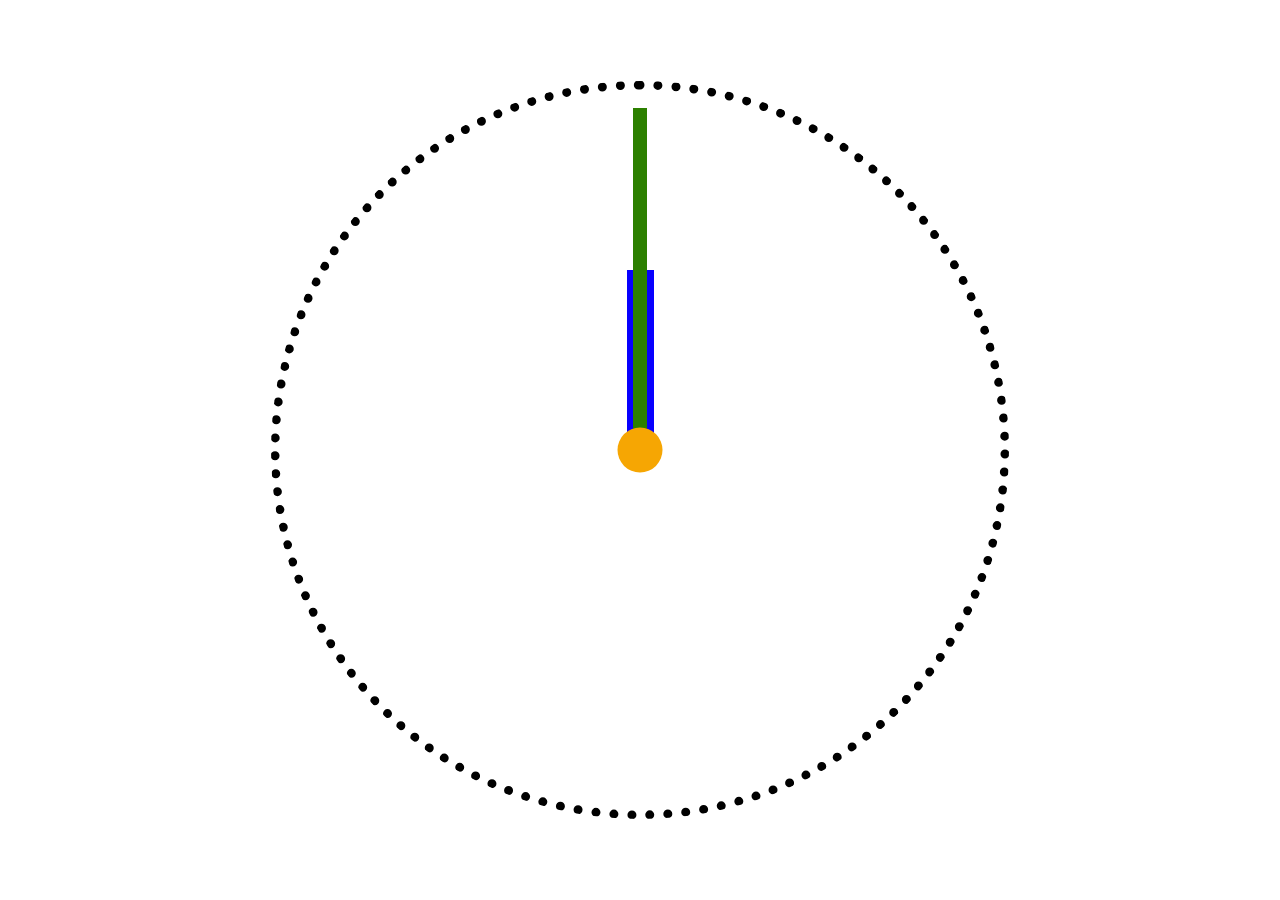
<file: index.html>
<!doctype html><html lang="uk"><head><meta charset="utf-8"><meta name="viewport" content="width=device-width, initial-scale=1.0"><link rel="stylesheet" href="index.bfe36e24.css"><title>CSS Stopwatch</title></head><body> <div class="stopwatch stopwatch--speed-up"> <div class="stopwatch__hand stopwatch__hand--minute"></div> <div class="stopwatch__hand stopwatch__hand--second"></div> <div class="stopwatch__center"></div> </div> </body></html>
</file>
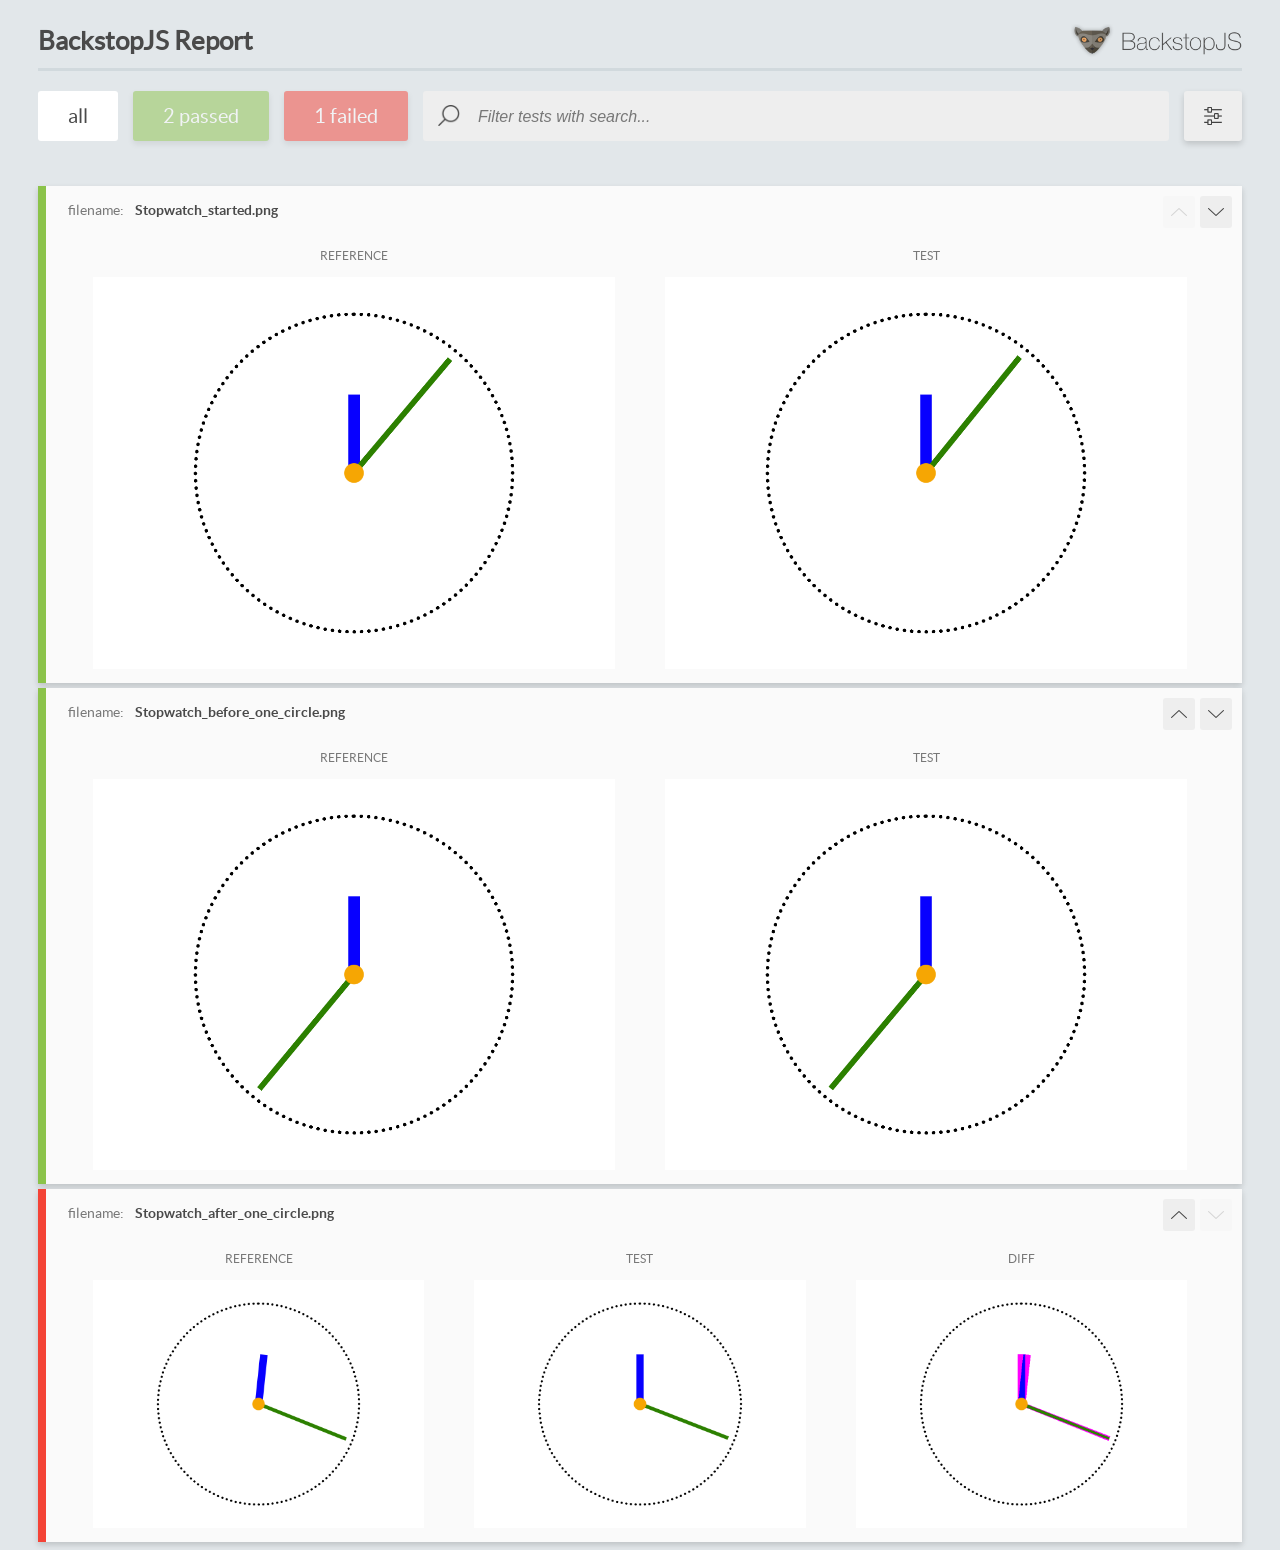
<file: report/html_report/index.html>
<!DOCTYPE html>
<html>
  <head>
    <meta charset="utf-8">
    <!-- Disable Cache -->
    <meta http-equiv="Cache-Control" content="no-cache, no-store, must-revalidate">
    <meta http-equiv="Pragma" content="no-cache">
    <meta http-equiv="Expires" content="0">

    <title>BackstopJS Report</title>

    <style>
      @font-face {
          font-family: 'latoregular';
          src: url('./assets/fonts/lato-regular-webfont.woff2') format('woff2'),
              url('./assets/fonts/lato-regular-webfont.woff') format('woff');
          font-weight: 400;
          font-style: normal;
      }
      @font-face {
          font-family: 'latobold';
          src: url('./assets/fonts/lato-bold-webfont.woff2') format('woff2'),
              url('./assets/fonts/lato-bold-webfont.woff') format('woff');
          font-weight: 700;
          font-style: normal;
      }

      .ReactModal__Body--open {
          overflow: hidden;
      }
      .ReactModal__Body--open .header {
        display: none;
      }

    </style>
  </head>
  <body style="background-color: #E2E7EA">
    <div id="root">

    </div>
    <script>
      function report (report) { // eslint-disable-line no-unused-vars
        window.tests = report;
      }
    </script>
    <script src="config.js"></script>
    <script src="index_bundle.js"></script>
  </body>
</html>
</file>
<file: index.bfe36e24.css>
body{background-color:#fff;justify-content:center;align-items:center;height:100vh;margin:0;display:flex}.stopwatch{border:1vmin dotted #000;border-radius:50%;width:80vmin;height:80vmin;position:relative}.stopwatch__hand{transform-origin:bottom;position:absolute;bottom:50%;left:50%}.stopwatch__hand--minute{z-index:1;animation:rotate-minute 60 min steps(60)infinite;background-color:#0700ff;width:3vmin;height:20vmin;margin-left:-1.5vmin}.stopwatch__hand--second{z-index:2;background-color:#2c8000;width:1.5vmin;height:38vmin;margin-left:-.75vmin;animation:60s linear infinite rotate-second}.stopwatch__center{z-index:3;background-color:#f6a603;border-radius:50%;width:5vmin;height:5vmin;position:absolute;top:50%;left:50%;transform:translate(-50%,-50%)}.stopwatch--speed-up .stopwatch__hand--minute{animation-duration:10 min}.stopwatch--speed-up .stopwatch__hand--second{animation-duration:10s}@keyframes rotate-second{0%{transform:rotate(0)}to{transform:rotate(360deg)}}@keyframes rotate-minute{0%{transform:rotate(0)}to{transform:rotate(360deg)}}
/*# sourceMappingURL=index.bfe36e24.css.map */
</file>
